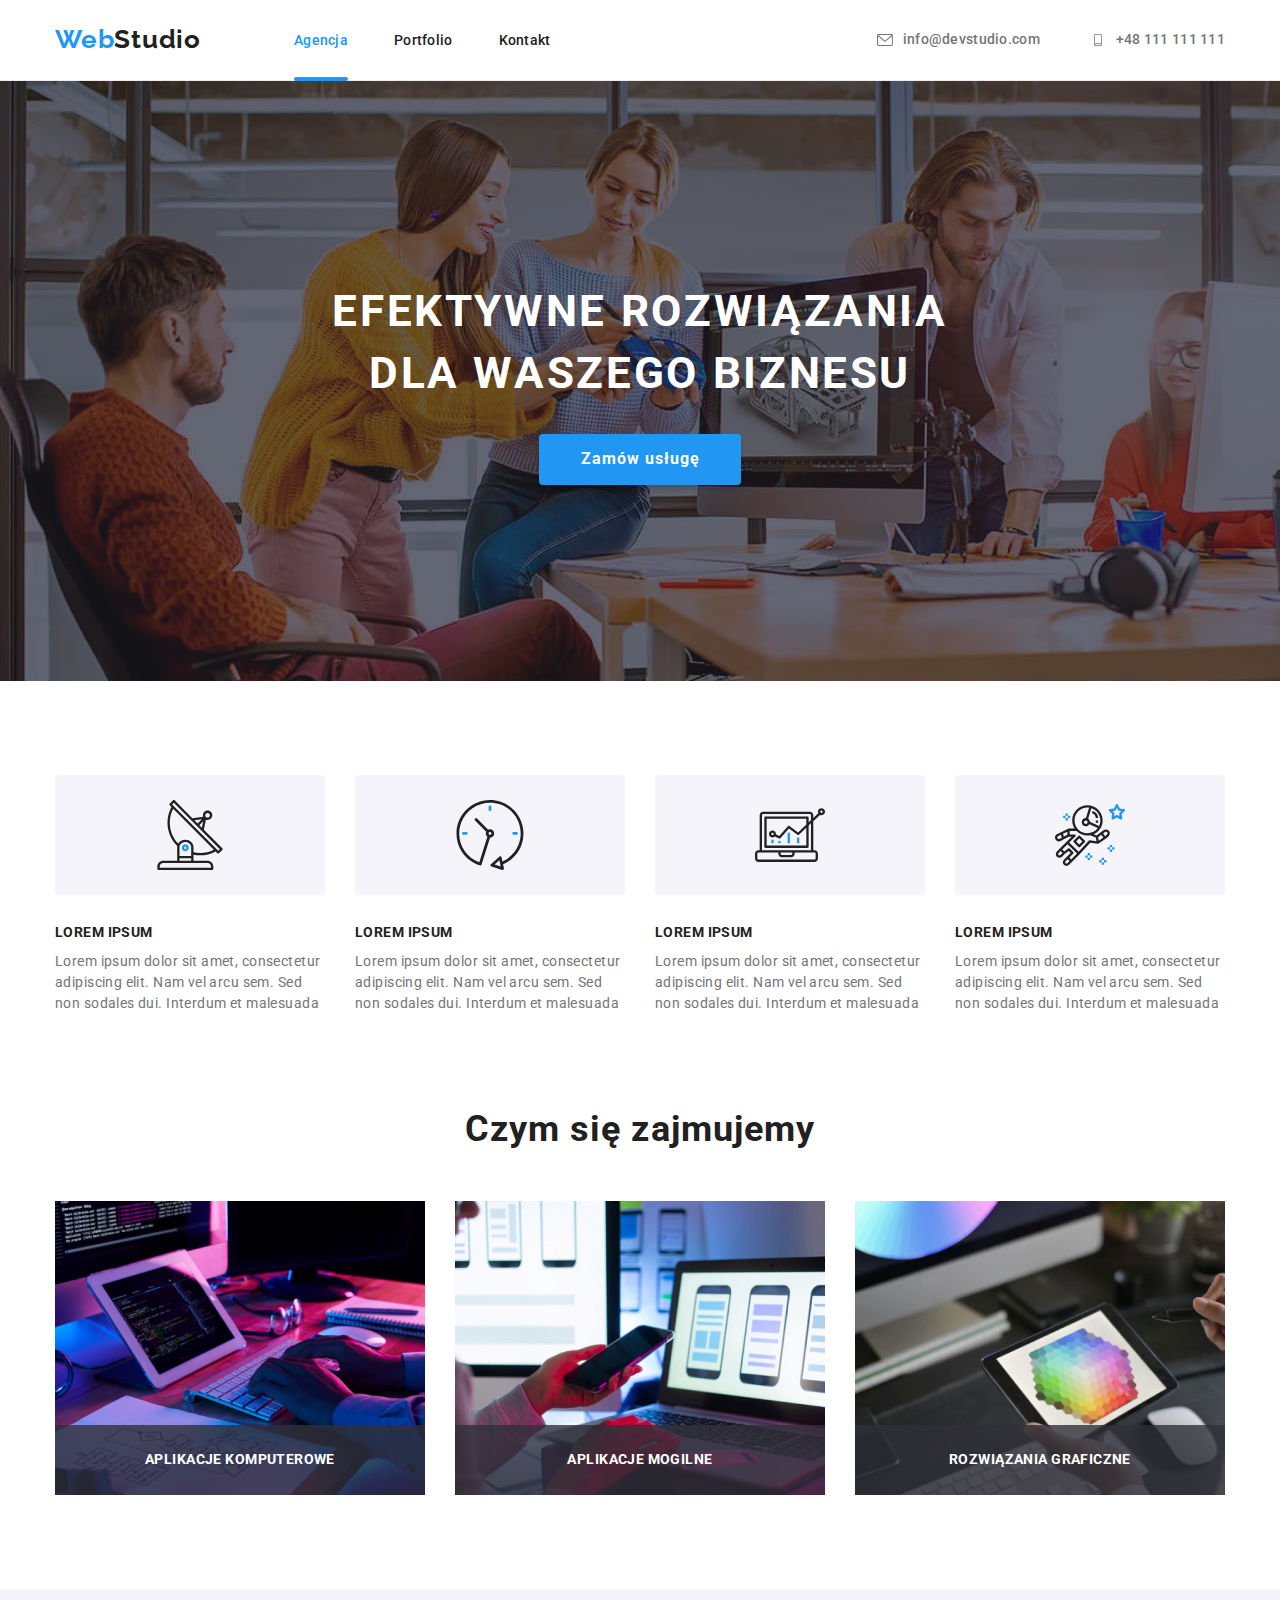
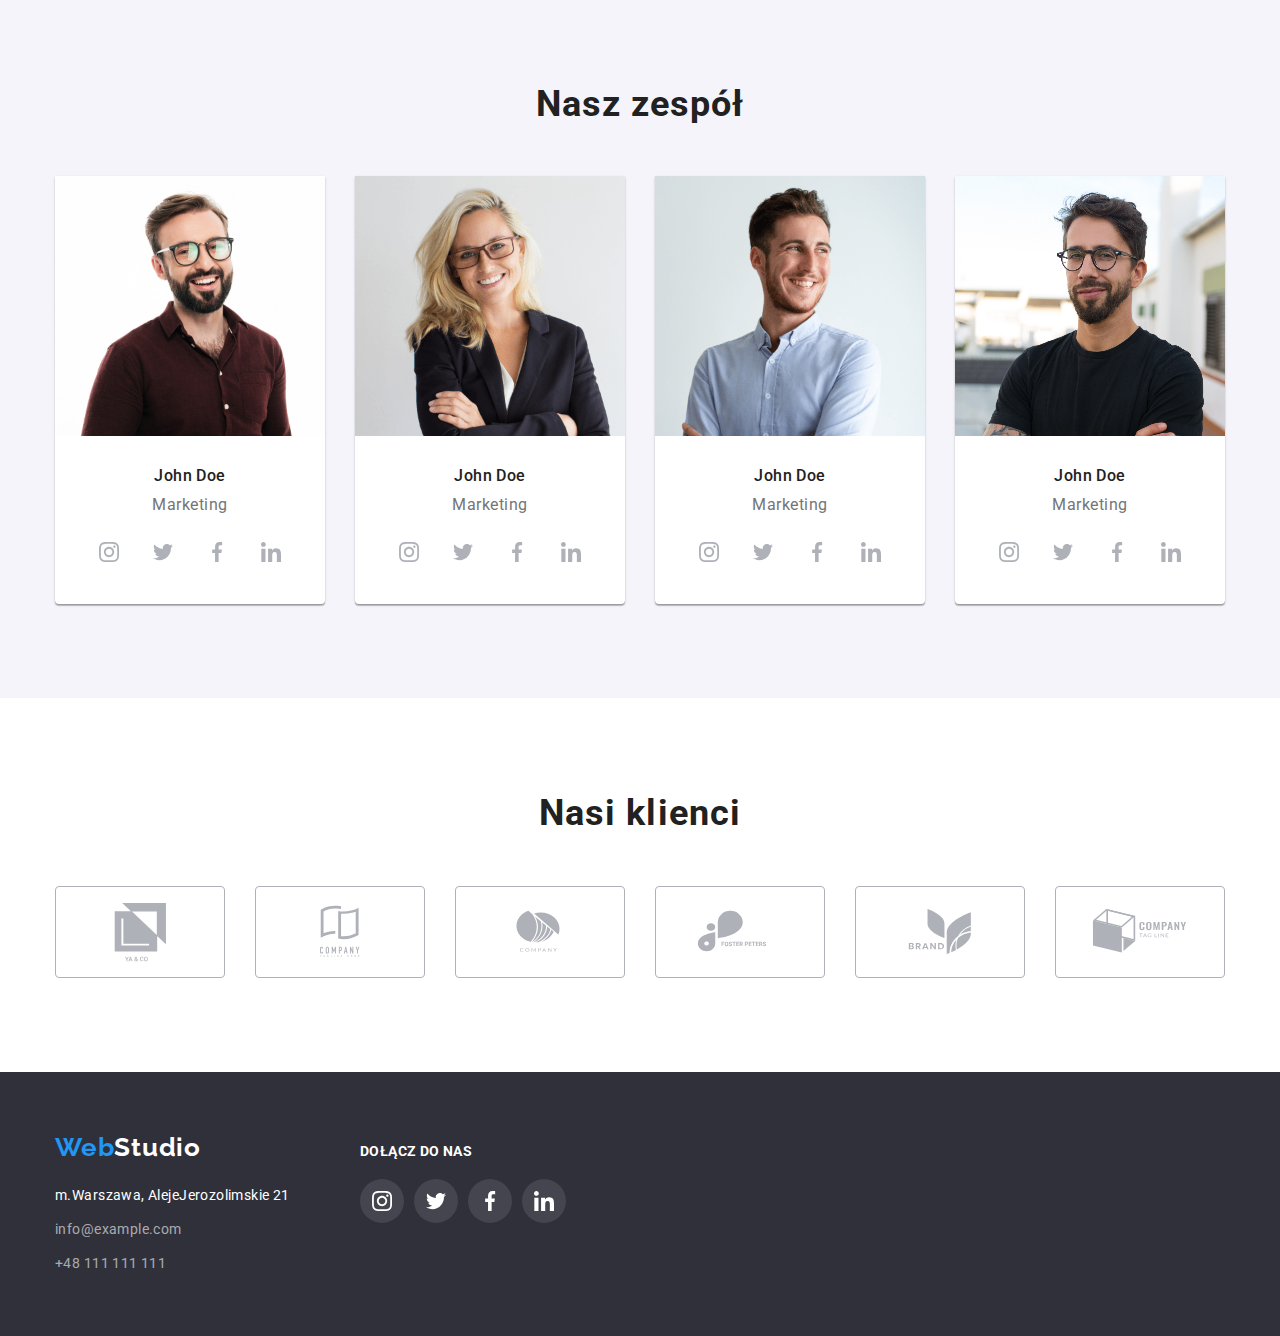
<file: index.html>
<!DOCTYPE html>
<html lang="pl">
  <head>
    <link
      rel="stylesheet"
      href="https://cdnjs.cloudflare.com/ajax/libs/modern-normalize/1.0.0/modern-normalize.min.css"
    />
    <link rel="preconnect" href="https://fonts.googleapis.com" />
    <link rel="preconnect" href="https://fonts.gstatic.com" crossorigin />
    <link
      href="https://fonts.googleapis.com/css2?family=Raleway:wght@700&family=Roboto:wght@400;500;700;900&display=swap"
      rel="stylesheet"
    />
    <meta charset="utf-8" />
    <meta http-equiv="X-UA-Compatible" content="IE=edge" />
    <meta name="viewport" content="width=device-width, initial-scale=1.0" />
    <link rel="stylesheet" href="./goit-markup-hw-02/css/styles.css" />
    <title>Moja praca</title>
  </head>
  <body>
    <header class="box">
      <div class="container hero">
        <a class="logo" href="./index.html"
          ><span class="web">Web</span>Studio</a
        >
        <nav class="wrap">
          <ul class="link-nav">
            <li>
              <a class="link wrap-link" href="./index.html">Agencja</a>
            </li>
            <li>
              <a class="link" href="./goit-markup-hw-02/portfolio.html"
                >Portfolio</a
              >
            </li>
            <li><a class="link" href="#">Kontakt</a></li>
          </ul>
        </nav>
        <ul class="list-mail">
          <li>
            <a class="mail" href="info@devstudio.com">
              <svg class="header-item" width="16px" height="12px">
                <use
                  href="./images/icons.svg/icons.svg.svg#icon-envelope"
                ></use>
              </svg>
              info@devstudio.com</a
            >
          </li>
          <li>
            <a class="mail" href="+48111111111">
              <svg class="header-item" width="16px" height="12px">
                <use
                  href="./images/icons.svg/icons.svg.svg#icon-smartphone"
                ></use>
              </svg>
              +48 111 111 111
            </a>
          </li>
        </ul>
      </div>
    </header>
    <main>
      <section class="hedline-button">
        <div class="container">
          <h1 class="headline">EFEKTYWNE ROZWIĄZANIA DLA WASZEGO BIZNESU</h1>
          <button class="button modal-winow" type="button" data-modal-open>
            Zamów usługę
          </button>
        </div>
        <div class="background is-hidden" data-modal>
          <div class="backdrop">
            <button class="modal" type="button" data-modal-close>
              <svg width="11px" height="11px">
                <use
                  href="./images/icons.svg/symbol-defs.svg#icon-icon-close"
                ></use>
              </svg>
            </button>
          </div>
        </div>
      </section>
      <section>
        <div class="container">
          <ul class="list-lorem">
            <li>
              <div class="lorem-icone">
                <svg width="70px" height="70px">
                  <use
                    href="./images/icons.svg/icons.svg (1).svg#icon-antenna-1"
                  ></use>
                </svg>
              </div>
              <h2 class="Lorem-ipsum-1">Lorem ipsum</h2>
              <p class="Lorem-ipsum-2">
                Lorem ipsum dolor sit amet, consectetur adipiscing elit. Nam vel
                arcu sem. Sed non sodales dui. Interdum et malesuada
              </p>
            </li>
            <li>
              <div class="lorem-icone">
                <svg width="70px" height="70px">
                  <use
                    href="./images/icons.svg/icons.svg (1).svg#icon-clock-1"
                  ></use>
                </svg>
              </div>
              <h2 class="Lorem-ipsum-1">Lorem ipsum</h2>
              <p class="Lorem-ipsum-2">
                Lorem ipsum dolor sit amet, consectetur adipiscing elit. Nam vel
                arcu sem. Sed non sodales dui. Interdum et malesuada
              </p>
            </li>
            <li>
              <div class="lorem-icone">
                <svg width="70px" height="70px">
                  <use
                    href="./images/icons.svg/icons.svg (1).svg#icon-diagram-1"
                  ></use>
                </svg>
              </div>
              <h2 class="Lorem-ipsum-1">Lorem ipsum</h2>
              <p class="Lorem-ipsum-2">
                Lorem ipsum dolor sit amet, consectetur adipiscing elit. Nam vel
                arcu sem. Sed non sodales dui. Interdum et malesuada
              </p>
            </li>
            <li>
              <div class="lorem-icone">
                <svg width="70px" height="70px">
                  <use
                    href="./images/icons.svg/icons.svg (1).svg#icon-astronaut-1"
                  ></use>
                </svg>
              </div>
              <h2 class="Lorem-ipsum-1">Lorem ipsum</h2>
              <p class="Lorem-ipsum-2">
                Lorem ipsum dolor sit amet, consectetur adipiscing elit. Nam vel
                arcu sem. Sed non sodales dui. Interdum et malesuada
              </p>
            </li>
          </ul>
        </div>
      </section>
      <section class="hedline-image">
        <div class="container">
          <h2 class="headline-2">Czym się zajmujemy</h2>
          <ul class="nick-name">
            <li>
              <img
                src="./images/komputer.jpg"
                alt="ręce na klawiaturze"
                width="370"
                height="294"
              />
              <p class="text-image">APLIKACJE KOMPUTEROWE</p>
            </li>
            <li>
              <img
                src="./images/Telefon.jpg"
                alt="ogląda telefon i trzyma rękę na laptopie"
                width="370"
                height="294"
              />
              <p class="text-image">APLIKACJE MOGILNE</p>
            </li>
            <li>
              <img
                src="./images/kolory.jpg"
                alt="tablet z wyświetloną paletą kolorów"
                width="370"
                height="294"
              />
              <p class="text-image">ROZWIĄZANIA GRAFICZNE</p>
            </li>
          </ul>
        </div>
      </section>
      <section class="hedline-images">
        <div class="container">
          <h2 class="headline-3">Nasz zespół</h2>
          <ul class="nick-name">
            <li class="image">
              <img
                src="./images/facet1.jpg"
                alt="uśmiech męszczyzny"
                width="270"
                height="260"
              />
              <div class="description">
                <h3 class="name">John Doe</h3>
                <p class="nickname">Marketing</p>
                <ul class="list-name-icon">
                  <li>
                    <a href="" class="list-icon">
                      <svg width="20px" height="20px">
                        <use
                          href="./images/icons.svg/icons.svg.svg#icon-instagram-2"
                        ></use>
                      </svg>
                    </a>
                  </li>
                  <li>
                    <a href="" class="list-icon">
                      <svg width="20px" height="20px">
                        <use
                          href="./images/icons.svg/icons.svg.svg#icon-twitter-1"
                        ></use>
                      </svg>
                    </a>
                  </li>
                  <li>
                    <a href="" class="list-icon">
                      <svg width="20px" height="20px">
                        <use
                          href="./images/icons.svg/icons.svg.svg#icon-facebook-1"
                        ></use>
                      </svg>
                    </a>
                  </li>
                  <li>
                    <a href="" class="list-icon">
                      <svg width="20px" height="20px">
                        <use
                          href="./images/icons.svg/icons.svg.svg#icon-linkedin-1"
                        ></use>
                      </svg>
                    </a>
                  </li>
                </ul>
              </div>
            </li>
            <li class="image">
              <img
                src="./images/kobieta.jpg"
                alt="umiechająca się kobieta"
                width="270"
                height="260"
              />
              <div class="description">
                <h3 class="name">John Doe</h3>
                <p class="nickname">Marketing</p>
                <ul class="list-name-icon">
                  <li>
                    <a href="" class="list-icon">
                      <svg width="20px" height="20px">
                        <use
                          href="./images/icons.svg/icons.svg.svg#icon-instagram-2"
                        ></use>
                      </svg>
                    </a>
                  </li>
                  <li>
                    <a href="" class="list-icon">
                      <svg width="20px" height="20px">
                        <use
                          href="./images/icons.svg/icons.svg.svg#icon-twitter-1"
                        ></use>
                      </svg>
                    </a>
                  </li>
                  <li>
                    <a href="" class="list-icon">
                      <svg width="20px" height="20px">
                        <use
                          href="./images/icons.svg/icons.svg.svg#icon-facebook-1"
                        ></use>
                      </svg>
                    </a>
                  </li>
                  <li>
                    <a href="" class="list-icon">
                      <svg width="20px" height="20px">
                        <use
                          href="./images/icons.svg/icons.svg.svg#icon-linkedin-1"
                        ></use>
                      </svg>
                    </a>
                  </li>
                </ul>
              </div>
            </li>
            <li class="image">
              <img
                src="./images/facet2.jpg"
                alt="uśmiechający męszczyzna"
                width="270"
                height="260"
              />
              <div class="description">
                <h3 class="name">John Doe</h3>
                <p class="nickname">Marketing</p>
                <ul class="list-name-icon">
                  <li>
                    <a href="" class="list-icon">
                      <svg width="20px" height="20px">
                        <use
                          href="./images/icons.svg/icons.svg.svg#icon-instagram-2"
                        ></use>
                      </svg>
                    </a>
                  </li>
                  <li>
                    <a href="" class="list-icon">
                      <svg width="20px" height="20px">
                        <use
                          href="./images/icons.svg/icons.svg.svg#icon-twitter-1"
                        ></use>
                      </svg>
                    </a>
                  </li>
                  <li>
                    <a href="" class="list-icon">
                      <svg width="20px" height="20px">
                        <use
                          href="./images/icons.svg/icons.svg.svg#icon-facebook-1"
                        ></use>
                      </svg>
                    </a>
                  </li>
                  <li>
                    <a href="" class="list-icon">
                      <svg width="20px" height="20px">
                        <use
                          href="./images/icons.svg/icons.svg.svg#icon-linkedin-1"
                        ></use>
                      </svg>
                    </a>
                  </li>
                </ul>
              </div>
            </li>
            <li class="image">
              <img
                src="./images/facet3.jpg"
                alt="męszczyzna z uśmiechem"
                width="270"
                height="260"
              />
              <div class="description">
                <h3 class="name">John Doe</h3>
                <p class="nickname">Marketing</p>
                <ul class="list-name-icon">
                  <li>
                    <a href="" class="list-icon">
                      <svg width="20px" height="20px">
                        <use
                          href="./images/icons.svg/icons.svg.svg#icon-instagram-2"
                        ></use>
                      </svg>
                    </a>
                  </li>
                  <li>
                    <a href="" class="list-icon">
                      <svg width="20px" height="20px">
                        <use
                          href="./images/icons.svg/icons.svg.svg#icon-twitter-1"
                        ></use>
                      </svg>
                    </a>
                  </li>
                  <li>
                    <a href="" class="list-icon">
                      <svg width="20px" height="20px">
                        <use
                          href="./images/icons.svg/icons.svg.svg#icon-facebook-1"
                        ></use>
                      </svg>
                    </a>
                  </li>
                  <li>
                    <a href="" class="list-icon">
                      <svg width="20px" height="20px">
                        <use
                          href="./images/icons.svg/icons.svg.svg#icon-linkedin-1"
                        ></use>
                      </svg>
                    </a>
                  </li>
                </ul>
              </div>
            </li>
          </ul>
        </div>
      </section>
      <section>
        <div class="container">
          <h2 class="headline-4">Nasi klienci</h2>
          <ul class="icon-list">
            <li>
              <a class="secondary-item" href="">
                <svg width="106px" height="60px">
                  <use href="./images/icons.svg/icons.svg.svg#icon-Union"></use>
                </svg>
              </a>
            </li>
            <li>
              <a class="secondary-item" href="">
                <svg width="106px" height="60px">
                  <use href="./images/icons.svg/icons.svg.svg#icon-Logo"></use>
                </svg>
              </a>
            </li>
            <li>
              <a class="secondary-item" href="">
                <svg width="106px" height="60px">
                  <use
                    href="./images/icons.svg/icons.svg.svg#icon-Logo-1"
                  ></use>
                </svg>
              </a>
            </li>
            <li>
              <a class="secondary-item" href="">
                <svg width="106px" height="60px">
                  <use
                    href="./images/icons.svg/icons.svg.svg#icon-Logo-2"
                  ></use>
                </svg>
              </a>
            </li>
            <li>
              <a class="secondary-item" href="">
                <svg width="106px" height="60px">
                  <use
                    href="./images/icons.svg/icons.svg.svg#icon-Logo-3"
                  ></use>
                </svg>
              </a>
            </li>
            <li>
              <a class="secondary-item" href="">
                <svg width="106px" height="60px">
                  <use
                    href="./images/icons.svg/icons.svg.svg#icon-Logo-4"
                  ></use>
                </svg>
              </a>
            </li>
          </ul>
        </div>
      </section>
    </main>
    <footer class="footer-box">
      <div class="container footer-div">
        <div>
          <a class="logo-0" href="./index.html"
            ><span class="web">Web</span>Studio</a
          >
          <address class="address-footer">
            <ul class="footer-list">
              <li class="footer-item">
                <a
                  class="link-0"
                  href="https://goo.gl/maps/QKMNd5w4e42VT7PU7"
                  target="_blank"
                  >m.Warszawa, AlejeJerozolimskie 21</a
                >
              </li>
              <li class="footer-item">
                <a class="mail-1" href="info@example.com">info@example.com</a>
              </li>
              <li class="footer-item">
                <a class="mail-1" href="+48111111111">+48 111 111 111</a>
              </li>
            </ul>
          </address>
        </div>
        <div class="social">
          <p class="headline-5">Dołącz do nas</p>
          <ul class="socjal-list">
            <li>
              <a class="social-icon" href="">
                <svg width="20px" height="20px">
                  <use
                    href="./images/icons.svg/icons.svg.svg#icon-instagram-2"
                  ></use>
                </svg>
              </a>
            </li>
            <li>
              <a class="social-icon" href="">
                <svg width="20px" height="20px">
                  <use
                    href="./images/icons.svg/icons.svg.svg#icon-twitter-1"
                  ></use>
                </svg>
              </a>
            </li>
            <li>
              <a class="social-icon" href="">
                <svg width="20px" height="20px">
                  <use
                    href="./images/icons.svg/icons.svg.svg#icon-facebook-1"
                  ></use>
                </svg>
              </a>
            </li>
            <li>
              <a class="social-icon" href="">
                <svg width="20px" height="20px">
                  <use
                    href="./images/icons.svg/icons.svg.svg#icon-linkedin-1"
                  ></use>
                </svg>
              </a>
            </li>
          </ul>
        </div>
      </div>
    </footer>

    <script src="./js/modal.js"></script>
  </body>
</html>
</file>
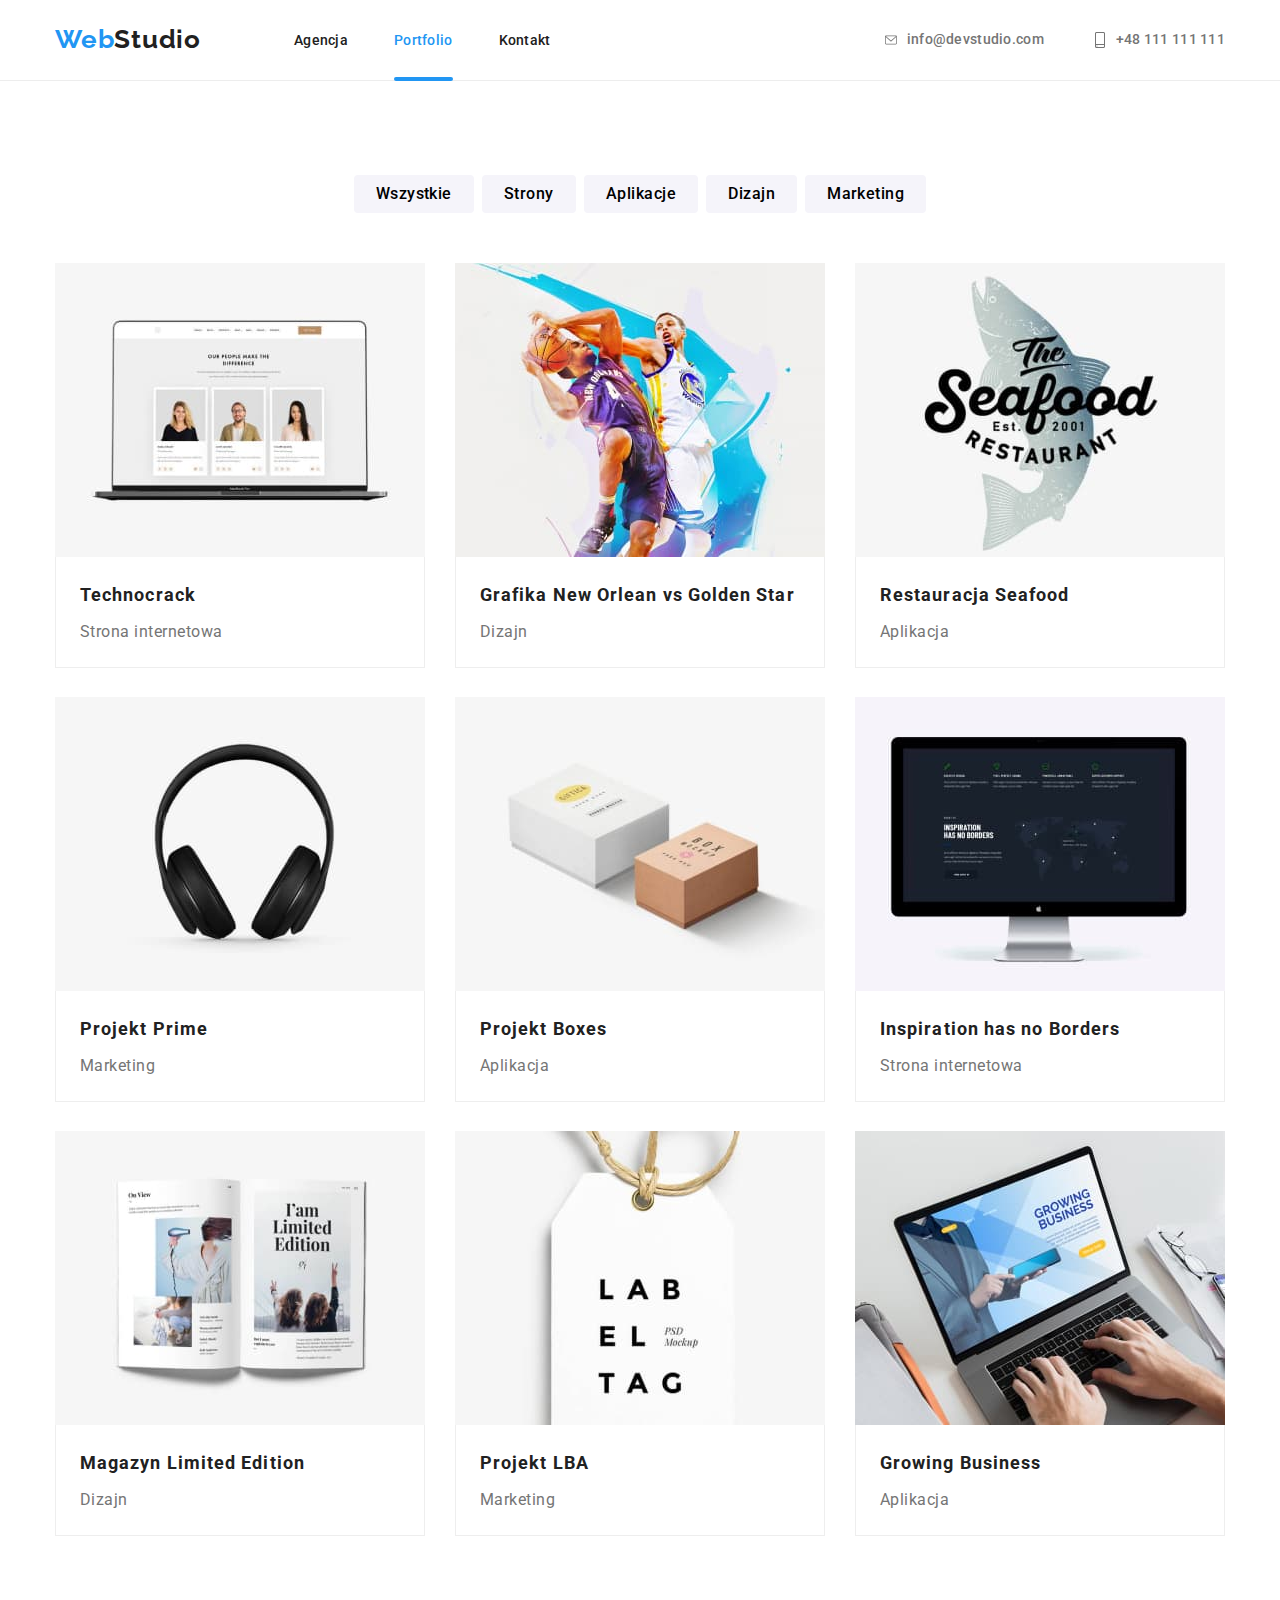
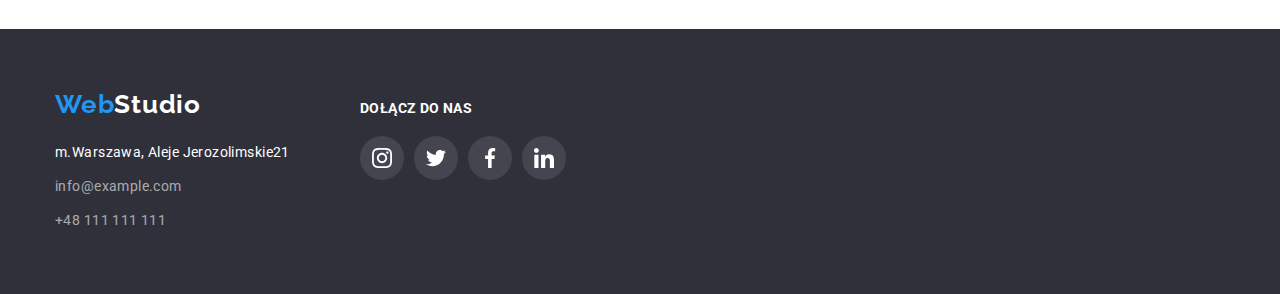
<file: goit-markup-hw-02/portfolio.html>
<!DOCTYPE html>
<html lang="pl">
  <head>
    <link
      rel="stylesheet"
      href="https://cdnjs.cloudflare.com/ajax/libs/modern-normalize/1.0.0/modern-normalize.min.css"
    />
    <link rel="preconnect" href="https://fonts.googleapis.com" />
    <link rel="preconnect" href="https://fonts.gstatic.com" crossorigin />
    <link
      href="https://fonts.googleapis.com/css2?family=Raleway:wght@700&family=Roboto:wght@400;500;700;900&display=swap"
      rel="stylesheet"
    />
    <meta charset="utf-8" />
    <meta http-equiv="X-UA-Compatible" content="IE=edge" />
    <meta name="viewport" content="width=device-width, initial-scale=1.0" />
    <link rel="stylesheet" href="./css/styles.css" />
    <title>Moja praca</title>
  </head>
  <body>
    <header class="box">
      <div class="container hero">
        <a class="logo" href="../index.html"
          ><span class="web">Web</span>Studio</a
        >
        <nav class="wrap">
          <ul class="link-nav">
            <li><a class="link" href="../index.html">Agencja</a></li>
            <li>
              <a
                class="link wrap-nav"
                href="../goit-markup-hw-02/portfolio.html"
                >Portfolio</a
              >
            </li>
            <li><a class="link" href="#">Kontakt</a></li>
          </ul>
        </nav>
        <ul class="list-mail">
          <li>
            <a class="mail" href="info@devstudio.com">
              <svg class="header-item" width="12px" height="16px">
                <use
                  href="../images/icons.svg/icons.svg.svg#icon-envelope"
                ></use>
              </svg>
              info@devstudio.com</a
            >
          </li>
          <li>
            <a class="mail" href="+48111111111">
              <svg class="header-item" width="12px" height="16px">
                <use
                  href="../images/icons.svg/icons.svg.svg#icon-smartphone"
                ></use>
              </svg>
              +48 111 111 111
            </a>
          </li>
        </ul>
      </div>
    </header>
    <main>
      <section>
        <div class="container">
          <ul class="list buttons">
            <li><button class="button-1" type="button">Wszystkie</button></li>
            <li><button class="button-1" type="button">Strony</button></li>
            <li><button class="button-1" type="button">Aplikacje</button></li>
            <li><button class="button-1" type="button">Dizajn</button></li>
            <li><button class="button-1" type="button">Marketing</button></li>
          </ul>
          <ul class="list basic-image">
            <li class="item">
              <a href="" class="basic-item">
                <img
                  src="./images/jpg1.jpg"
                  alt="trzy postacie na stronie internetowej"
                  width="370"
                  height="294"
                />

                <div class="subtext">
                  <h3 class="text-1">Technocrack</h3>
                  <p class="basic-text-1">Strona internetowa</p>
                </div>
                <p class="text-basic-item">
                  Technocrack jest popularną platformą wykorzystywaną do
                  rozpowszechniania koronawirusa. Firmy wykorzystują tę
                  platformę do celów szpiegowskich i ataków na niezabezpieczone
                  serwery konkurencji
                </p>
              </a>
            </li>
            <li class="item">
              <a href="" class="basic-item">
                <img src="./images/jpg2.jpg" alt="dwóch koszykaży" />
                <div class="subtext">
                  <h3 class="text-1">Grafika New Orlean vs Golden Star</h3>
                  <p class="basic-text-1">Dizajn</p>
                </div>
                <p class="text-basic-item">
                  Technocrack jest popularną platformą wykorzystywaną do
                  rozpowszechniania koronawirusa. Firmy wykorzystują tę
                  platformę do celów szpiegowskich i ataków na niezabezpieczone
                  serwery konkurencji
                </p>
              </a>
            </li>
            <li class="item">
              <a href="" class="basic-item">
                <img
                  src="./images/jpg3.jpg"
                  alt="logo restauracji"
                  width="370"
                  height="294"
                />
                <div class="subtext">
                  <h3 class="text-1">Restauracja Seafood</h3>
                  <p class="basic-text-1">Aplikacja</p>
                </div>
                <p class="text-basic-item">
                  Technocrack jest popularną platformą wykorzystywaną do
                  rozpowszechniania koronawirusa. Firmy wykorzystują tę
                  platformę do celów szpiegowskich i ataków na niezabezpieczone
                  serwery konkurencji
                </p>
              </a>
            </li>
            <li class="item">
              <a href="" class="basic-item">
                <img
                  src="./images/jpg4.jpg"
                  alt="słuchawki"
                  width="370"
                  height="294"
                />
                <div class="subtext">
                  <h3 class="text-1">Projekt Prime</h3>
                  <p class="basic-text-1">Marketing</p>
                </div>
                <p class="text-basic-item">
                  Technocrack jest popularną platformą wykorzystywaną do
                  rozpowszechniania koronawirusa. Firmy wykorzystują tę
                  platformę do celów szpiegowskich i ataków na niezabezpieczone
                  serwery konkurencji
                </p>
              </a>
            </li>
            <li class="item">
              <a href="" class="basic-item">
                <img
                  src="./images/jpg5.jpg"
                  alt="dwa pudełka"
                  width="370"
                  height="294"
                />
                <div class="subtext">
                  <h3 class="text-1">Projekt Boxes</h3>
                  <p class="basic-text-1">Aplikacja</p>
                </div>
                <p class="text-basic-item">
                  Technocrack jest popularną platformą wykorzystywaną do
                  rozpowszechniania koronawirusa. Firmy wykorzystują tę
                  platformę do celów szpiegowskich i ataków na niezabezpieczone
                  serwery konkurencji
                </p></a
              >
            </li>
            <li class="item">
              <a href="" class="basic-item">
                <img
                  src="./images/jpg6.jpg"
                  alt="monitor"
                  width="370"
                  height="294"
                />
                <div class="subtext">
                  <h3 class="text-1">Inspiration has no Borders</h3>
                  <p class="basic-text-1">Strona internetowa</p>
                </div>
                <p class="text-basic-item">
                  Technocrack jest popularną platformą wykorzystywaną do
                  rozpowszechniania koronawirusa. Firmy wykorzystują tę
                  platformę do celów szpiegowskich i ataków na niezabezpieczone
                  serwery konkurencji
                </p>
              </a>
            </li>
            <li class="item">
              <a href="" class="basic-item">
                <img
                  src="./images/jpg7.jpg"
                  alt="Otwarta książka"
                  width="370"
                  height="294"
                />
                <div class="subtext">
                  <h3 class="text-1">Magazyn Limited Edition</h3>
                  <p class="basic-text-1">Dizajn</p>
                </div>
                <p class="text-basic-item">
                  Technocrack jest popularną platformą wykorzystywaną do
                  rozpowszechniania koronawirusa. Firmy wykorzystują tę
                  platformę do celów szpiegowskich i ataków na niezabezpieczone
                  serwery konkurencji
                </p></a
              >
            </li>
            <li class="item">
              <a href="" class="basic-item">
                <img
                  src="./images/jpg8.jpg"
                  alt="naszyjnik z napisami"
                  width="370"
                  height="294"
                />
                <div class="subtext">
                  <h3 class="text-1">Projekt LBA</h3>
                  <p class="basic-text-1">Marketing</p>
                </div>
                <p class="text-basic-item">
                  Technocrack jest popularną platformą wykorzystywaną do
                  rozpowszechniania koronawirusa. Firmy wykorzystują tę
                  platformę do celów szpiegowskich i ataków na niezabezpieczone
                  serwery konkurencji
                </p></a
              >
            </li>
            <li class="item">
              <a href="" class="basic-item">
                <img
                  src="./images/jpg9.jpg"
                  alt="laptop z wyświetlaną reklamą"
                  width="370"
                  height="294"
                />
                <div class="subtext">
                  <h3 class="text-1">Growing Business</h3>
                  <p class="basic-text-1">Aplikacja</p>
                </div>
                <p class="text-basic-item">
                  Technocrack jest popularną platformą wykorzystywaną do
                  rozpowszechniania koronawirusa. Firmy wykorzystują tę
                  platformę do celów szpiegowskich i ataków na niezabezpieczone
                  serwery konkurencji
                </p></a
              >
            </li>
          </ul>
        </div>
      </section>
    </main>
    <footer class="footer-box">
      <div class="container footer-div">
        <div>
          <a class="logo-0" href="../index.html"
            ><span class="web">Web</span>Studio</a
          >
          <address class="address-footer">
            <ul class="footer-list">
              <li class="footer-item">
                <a
                  class="link-0"
                  href="https://goo.gl/maps/QKMNd5w4e42VT7PU7"
                  target="_blank"
                  >m.Warszawa, Aleje Jerozolimskie21</a
                >
              </li>
              <li class="footer-item">
                <a class="mail-1" href="info@example.com">info@example.com</a>
              </li>
              <li class="footer-item">
                <a class="mail-1" href="+48111111111">+48 111 111 111</a>
              </li>
            </ul>
          </address>
        </div>
        <div class="social">
          <p class="headline-5">Dołącz do nas</p>
          <ul class="socjal-list">
            <li>
              <a class="social-icon" href="">
                <svg width="20px" height="20px">
                  <use
                    href="../images/icons.svg/icons.svg.svg#icon-instagram-2"
                  ></use>
                </svg>
              </a>
            </li>
            <li>
              <a class="social-icon" href="">
                <svg width="20px" height="20px">
                  <use
                    href="../images/icons.svg/icons.svg.svg#icon-twitter-1"
                  ></use>
                </svg>
              </a>
            </li>
            <li>
              <a class="social-icon" href="">
                <svg width="20px" height="20px">
                  <use
                    href="../images/icons.svg/icons.svg.svg#icon-facebook-1"
                  ></use>
                </svg>
              </a>
            </li>
            <li>
              <a class="social-icon" href="">
                <svg width="20px" height="20px">
                  <use
                    href="../images/icons.svg/icons.svg.svg#icon-linkedin-1"
                  ></use>
                </svg>
              </a>
            </li>
          </ul>
        </div>
      </div>
    </footer>
    <script src="../js/modal.js"></script>
  </body>
</html>
</file>
<file: goit-markup-hw-02/css/styles.css>
/* WebStudio */
body {
  color: #212121;
  font-family: "Roboto", sans-serif;
  font-size: 14px;
}

:root {
  --color: rgb(33, 150, 243);
  --color-back: rgba(117, 117, 117, 1);
  --color-text: #ffffff;
  --color-box: rgba(47, 48, 58, 1);
  --color-body: rgba(33, 33, 33, 1);
  --color-image: rgb(245, 244, 250, 1);
  --color-mine: rgb(230, 230, 230);
  --color-mail: rgba(255, 255, 255, 0.6);
  --color-line: hwb(0 93% 7%);
  --color-none: rgba(0, 0, 0, 1);
  --color-border: rgb(238, 238, 238);
  --color-icone: rgb(175, 177, 184);
  --color-icone-bacground: rgb(245, 244, 250);
  --color-bacgound-footer: rgba(255, 255, 255, 0.1);
}
h1,
h2,
h3,
h4,
h5,
h6,
p {
  margin: 0;
}

img {
  display: block;
  max-width: 100%;
  height: auto;
}

ul,
ol {
  list-style: none;
  padding-left: 0;
  margin: 0;
}

a {
  text-decoration: none;
}
address {
  font-style: normal;
}

section {
  padding-top: 94px;
  padding-bottom: 94px;
}

/*-------------------- okno modalne ---------------------*/

.background {
  position: fixed;
  width: 100%;
  height: 100%;
  background: rgba(0, 0, 0, 0.2);
  top: 0;
  left: 0;
  transition-property: opacity, visibility;
  transition-duration: 250ms;
  transition-timing-function: cubic-bezier(0.4, 0, 0.2, 1);
}

.backdrop {
  position: absolute;
  width: 528px;
  height: 581px;
  top: 50%;
  left: 50%;
  transform: translate(-50%, -50%);
  background: var(--color-text);
  box-shadow: 0px 1px 3px rgba(0, 0, 0, 0.12), 0px 1px 1px rgba(0, 0, 0, 0.14),
    0px 2px 1px rgba(0, 0, 0, 0.2);
  border-radius: 4px;
  animation: animate 3000ms 2 1000ms;
}
@keyframes animate {
  0% {
    transform: rotate(0deg) translate(0, 0);
  }

  50% {
    transform: rotate(120deg) translate(-250px, -200px);
  }

  100% {
    transform: rotate(-40deg) translate(0, 0);
  }
}
.modal {
  position: absolute;
  width: 30px;
  height: 30px;
  left: 490px;
  bottom: 543px;
  box-sizing: border-box;
  border-radius: 50%;
  border: 1px solid rgba(15, 10, 10, 0.1);
  background: var(--color-text);
  cursor: pointer;
}
.modal:focus {
  box-sizing: border-box;
  border: 1px solid rgba(0, 0, 0, 0.1);
}

.modal:hover {
  box-sizing: border-box;
  border: 1px solid rgba(0, 0, 0, 0.1);
}

.is-hidden {
  opacity: 0;
  visibility: hidden;
  pointer-events: none;
}

/*-------------------- koniec okna modalnego--------------------*/

.footer-div {
  display: flex;
  align-items: baseline;
}
.social {
  margin-left: 70px;
}
.socjal-list {
  display: flex;
  gap: 10px;
}
.social-icon {
  display: flex;
  justify-content: center;
  align-items: center;
  width: 44px;
  height: 44px;
  border-radius: 50%;
  background-color: var(--color-bacgound-footer);
  fill: var(--color-text);
  transition-property: color, background;
  transition-duration: 250ms;
  transition-timing-function: cubic-bezier(0.4, 0, 0.2, 1);
}
.social-icon:not(:last-child) {
  margin-right: 10px;
}

.social-icon:hover {
  background: var(--color);
  border-radius: 50%;
  fill: var(--color-text);
}
.social-icon:focus {
  background: var(--color);
  border-radius: 50%;
  fill: var(--color-text);
}

.headline-5 {
  font-weight: 700;
  font-size: 14px;
  line-height: 16px;
  letter-spacing: 0.03em;
  text-transform: uppercase;
  color: var(--color-text);
  margin-bottom: 20px;
}

.lorem-icone {
  height: 120px;
  display: flex;
  justify-content: center;
  align-items: center;
  margin-bottom: 30px;
  background: var(--color-icone-bacground);
  border-radius: 4px;
}
.headline-4 {
  font-weight: 700;
  font-size: 36px;
  line-height: 1.2;
  text-align: center;
  letter-spacing: 0.03em;
  color: var(--color-body);
  margin-bottom: 50px;
}

.icon-list {
  display: flex;
  gap: 30px;
}

.icon-list:not(:last-child) {
  margin-right: 30px;
}

.secondary-item {
  width: 170px;
  height: 92px;
  border: 1px solid var(--color-icone);
  border-radius: 4px;
  display: flex;
  align-items: center;
  justify-content: center;
  fill: var(--color-icone);
  transition-property: fill, border-color;
  transition-duration: 250ms;
  transition-timing-function: cubic-bezier(0.4, 0, 0.2, 1);
}
.secondary-item:hover {
  border-color: var(--color);
  fill: var(--color);
}
.secondary-item:focus {
  border-color: var(--color);
  fill: var(--color);
}

.list-name-icon {
  display: flex;
  justify-content: center;
  gap: 10px;
}

.list-icon {
  display: flex;
  justify-content: center;
  align-items: center;
  width: 44px;
  height: 44px;
  fill: var(--color-icone);
  border-radius: 50%;
  transition-property: fill, background;
  transition-duration: 250ms;
  transition-timing-function: cubic-bezier(0.4, 0, 0.2, 1);
}
.list-icon:hover {
  background: var(--color);
  fill: var(--color-text);
}
.list-icon:focus {
  background: var(--color);
  fill: var(--color-text);
}

.container {
  width: 1200px;
  margin: 0 auto;
  padding: 0 15px;
}

.hero {
  display: flex;
  align-items: center;
}
.link-nav {
  display: flex;
  gap: 46px;
  .link {
    position: relative;
    text-decoration: none;
    color: inherit;
    font-weight: 500;
    font-size: 14px;
    line-height: 1.1;
    letter-spacing: 0.02em;
    transition-property: color;
    transition-duration: 250ms;
    transition-timing-function: cubic-bezier(0.4, 0, 0.2, 1);

    &:hover,
    &:focus {
      color: var(--color);
    }

    &.wrap-link,
    &.wrap-nav {
      color: var(--color);
      position: relative;
      &::after {
        position: absolute;
        bottom: -33px;
        left: 0;
        content: "";
        width: 100%;
        height: 4px;
        background: var(--color);
        border-radius: 2px;
      }
    }
  }
}

.link {
  position: relative;
  text-decoration: none;
  color: inherit;
  font-weight: 500;
  font-size: 14px;
  line-height: 1.1;
  letter-spacing: 0.02em;
  transition-property: color;
  transition-duration: 250ms;
  transition-timing-function: cubic-bezier(0.4, 0, 0.2, 1);
}

.list-mail {
  display: flex;
  gap: 50px;
  margin-left: auto;
}

.wrap {
  margin-left: 93px;
}

.logo {
  text-decoration: none;
  color: inherit;
  font-family: "Raleway";
  font-weight: 700;
  font-size: 26px;
  line-height: 1.2;
  letter-spacing: 0.03em;
  padding-top: 24px;
  padding-bottom: 25px;
  transition-property: color;
  transition-duration: 250ms;
  transition-timing-function: cubic-bezier(0.4, 0, 0.2, 1);
}

.logo:focus {
  color: var(--color);
}
.logo:hover {
  color: var(--color);
}

.header-item {
  margin-right: 10px;
  fill: currentColor;
}
.mail {
  text-decoration: none;
  color: var(--color-back);
  font-weight: 500;
  font-size: 14px;
  line-height: 1.1;
  letter-spacing: 0.02em;
  display: flex;
  align-items: center;
  transition-property: color;
  transition-duration: 250ms;
  transition-timing-function: cubic-bezier(0.4, 0, 0.2, 1);
}

.mail:focus {
  color: var(--color);
}
.mail:hover {
  color: var(--color);
}

.hedline-button {
  background-color: var(--color-box);
  padding-top: 200px;
  padding-bottom: 200px;
  background-image: linear-gradient(
      rgba(47, 48, 58, 0.4),
      rgba(47, 48, 58, 0.4)
    ),
    url(../../images/Tapeta.jpg);
  background-size: cover;
  background-repeat: no-repeat;
  max-width: 1600px;
  max-height: 600px;
  margin: 0 auto;
}
.box {
  border-bottom: 1px solid var(--color-line);
}

.headline {
  font-weight: 900;
  font-size: 44px;
  line-height: 1.4;
  /* or 136% */
  max-width: 696px;
  text-align: center;
  letter-spacing: 0.06em;
  text-transform: uppercase;
  color: var(--color-text);
  display: block;
  margin: 0 auto;
  margin-bottom: 30px;
  border: none;
  font-weight: 700;
}

.button {
  font-family: "Roboto";
  cursor: pointer;
  font-weight: 700;
  font-size: 16px;
  line-height: 1.9;
  /* identical to box height, or 188% */
  box-shadow: 0px 4px 4px rgba(0, 0, 0, 0.15);
  border-radius: 4px;
  letter-spacing: 0.06em;
  background-color: var(--color);
  color: var(--color-text);
  display: block;
  margin: 0 auto;
  padding-left: 42px;
  padding-right: 41px;
  padding-top: 10px;
  padding-bottom: 10px;
  border: none;
  transition-property: color, background-color, box-shadow;
  transition-duration: 250ms;
  transition-timing-function: cubic-bezier(0.4, 0, 0.2, 1);
}

.button:focus {
  background-color: var(--color);
  color: var(--color-body);
  box-shadow: 0px 4px 4px rgba(0, 0, 0, 0.15);
}
.button:hover {
  background-color: var(--color);
  color: var(--color-body);
  box-shadow: 0px 4px 4px rgba(0, 0, 0, 0.15);
}

.list-lorem {
  display: flex;
  gap: 30px;
}

.Lorem-ipsum-1 {
  font-weight: 700;
  font-size: 14px;
  line-height: 1.1;
  letter-spacing: 0.03em;
  text-transform: uppercase;
  margin-bottom: 10px;
}

.Lorem-ipsum-2 {
  color: var(--color-back);
  font-weight: 400;
  font-size: 14px;
  line-height: 1.5;
  letter-spacing: 0.03em;
}

.headline-2 {
  font-weight: 700;
  font-size: 36px;
  line-height: 1.2;
  letter-spacing: 0.03em;
  margin-bottom: 50px;
  text-align: center;
}

.hedline-image {
  padding-top: 0;
}

.nick-name {
  position: relative;
  list-style: none;
  display: flex;
  gap: 30px;
  mix-blend-mode: normal;
}

.text-image {
  position: absolute;
  bottom: 0px;
  color: var(--color-text);
  font-weight: 700;
  font-size: 14px;
  line-height: 1.1;
  text-align: center;
  letter-spacing: 0.03em;
  text-transform: uppercase;
  display: flex;
  align-items: center;
  justify-content: center;
  width: 370px;
  height: 70px;
  background: rgba(47, 48, 58, 0.8);
}

.headline-3 {
  font-weight: 700;
  font-size: 36px;
  line-height: 1.2;
  text-align: center;
  letter-spacing: 0.03em;
  margin-bottom: 50px;
}

.name {
  font-weight: 500;
  font-size: 16px;
  line-height: 1.2;
  text-align: center;
  letter-spacing: 0.03em;
  margin-bottom: 10px;
}

.nickname {
  color: var(--color-back);
  font-size: 16px;
  line-height: 1.2;
  text-align: center;
  letter-spacing: 0.03em;
  margin-bottom: 16px;
}

.description {
  padding: 30px 0;
}

.image {
  box-shadow: 0px 1px 3px rgba(0, 0, 0, 0.12), 0px 1px 1px rgba(0, 0, 0, 0.14),
    0px 2px 1px rgba(0, 0, 0, 0.2);
  border-radius: 0px 0px 4px 4px;
  background-color: var(--color-text);
}

.hedline-images {
  background-color: var(--color-image);
}

.footer-box {
  padding-top: 60px;
  padding-bottom: 60px;
  background-color: var(--color-box);
}

.link-0 {
  text-decoration: none;
  font-weight: 400;
  font-size: 14px;
  line-height: 1.8;
  /* or 171% */
  letter-spacing: 0.03em;
  color: var(--color-text);
  transition-property: color;
  transition-duration: 250ms;
  transition-timing-function: cubic-bezier(0.4, 0, 0.2, 1);
}

.link-0:hover {
  color: var(--color);
}

.link-0:focus {
  color: var(--color);
}

.mail-1 {
  text-decoration: none;
  font-weight: 400;
  font-size: 14px;
  line-height: 1.8;
  /* or 171% */
  letter-spacing: 0.03em;
  color: var(--color-mail);
  transition-property: color;
  transition-duration: 250ms;
  transition-timing-function: cubic-bezier(0.4, 0, 0.2, 1);
}

.mail-1:focus {
  color: var(--color);
}
.mail-1:hover {
  color: var(--color);
}

.logo-0 {
  font-family: "Raleway";
  text-decoration: none;
  font-weight: 700;
  font-size: 26px;
  line-height: 1.2;
  /* identical to box height */
  letter-spacing: 0.03em;
  color: var(--color-text);
  transition-property: color;
  transition-duration: 250ms;
  transition-timing-function: cubic-bezier(0.4, 0, 0.2, 1);
}

.logo-0:focus {
  color: var(--color);
}
.logo-0:hover {
  color: var(--color);
}

.address-footer {
  margin-top: 20px;
}

.footer-list {
  list-style: none;
}

.footer-item:not(:last-child) {
  margin-bottom: 9px;
}

.button-1 {
  font-family: "Roboto";
  cursor: pointer;
  font-weight: 500;
  font-size: 16px;
  line-height: 1.6;
  /* identical to box height, or 162% */
  border-radius: 4px;
  text-align: center;
  letter-spacing: 0.03em;
  background: var(--color-image);
  padding: 6px 22px;
  border: none;
  transition-property: color, box-shadow, background;
  transition-duration: 250ms;
  transition-timing-function: cubic-bezier(0.4, 0, 0.2, 1);

  &:focus,
  &:hover {
    background-color: var(--color);
    color: var(--color-text);
    box-shadow: 0px 3px 1px rgba(0, 0, 0, 0.1), 0px 1px 2px rgba(0, 0, 0, 0.08),
      0px 2px 2px rgba(0, 0, 0, 0.12);
  }
}

.text-1 {
  font-weight: 700;
  font-size: 18px;
  line-height: 2;
  /* identical to box height, or 200% */
  letter-spacing: 0.06em;
  margin-bottom: 4px;
  z-index: 2;
}

figure {
  margin: 0;
  padding: 0;
}

.basic-text-1 {
  font-weight: 400;
  font-size: 16px;
  line-height: 1.9;
  /* identical to box height, or 188% */
  z-index: 2;
  letter-spacing: 0.03em;
  color: var(--color-back);
}

.text {
  font-size: 18px;
  line-height: 1.6;
}

.basic-text {
  font-size: 16px;
  line-height: 1.8;
  color: var(--color-back);
}

.web {
  color: var(--color);
}

.buttons {
  display: flex;
  gap: 8px;
  justify-content: center;
  border: 0;
}
.basic-image {
  display: flex;
  flex-wrap: wrap;
  gap: 30px;
  margin-top: 50px;
}

.subtext {
  position: relative;
  top: 0;
  padding-bottom: 20px;
  padding-top: 20px;
  border: 1px solid var(--color-border);
  border-top: 0;
  padding-left: 24px;
  background: var(--color-text);
  z-index: 2;
}

.item {
  position: relative;
  max-width: 370px;
  max-height: 404px;
}
.basic-item {
  position: relative;
  display: block;
  color: inherit;
  overflow: hidden;
  transition-property: box-shadow;
  transition-duration: 250ms;
  transition-timing-function: cubic-bezier(0.4, 0, 0.2, 1);
}

.basic-item:hover .text-basic-item {
  transform: translateY(0);
}

.basic-item:focus .text-basic-item {
  transform: translateY(0);
}

.basic-item:focus {
  box-shadow: 0px 1px 1px rgba(0, 0, 0, 0.12), 0px 4px 4px rgba(0, 0, 0, 0.06),
    1px 4px 6px rgba(0, 0, 0, 0.16);
}

.basic-item:hover {
  box-shadow: 0px 1px 1px rgba(0, 0, 0, 0.12), 0px 4px 4px rgba(0, 0, 0, 0.06),
    1px 4px 6px rgba(0, 0, 0, 0.16);
}

.text-basic-item {
  position: absolute;
  top: 0;
  left: 0;
  width: 100%;
  height: 100%;
  display: flex;
  align-items: center;
  padding-left: 24px;
  padding-right: 45px;
  width: 370px;
  height: 294px;
  font-weight: 400;
  font-size: 18px;
  line-height: 28px;
  /* or 156% */
  letter-spacing: 0.03em;
  color: var(--color-text);
  background: var(--color);
  transform: translateY(101%);
  transition: transform 250ms ease;
}
</file>
